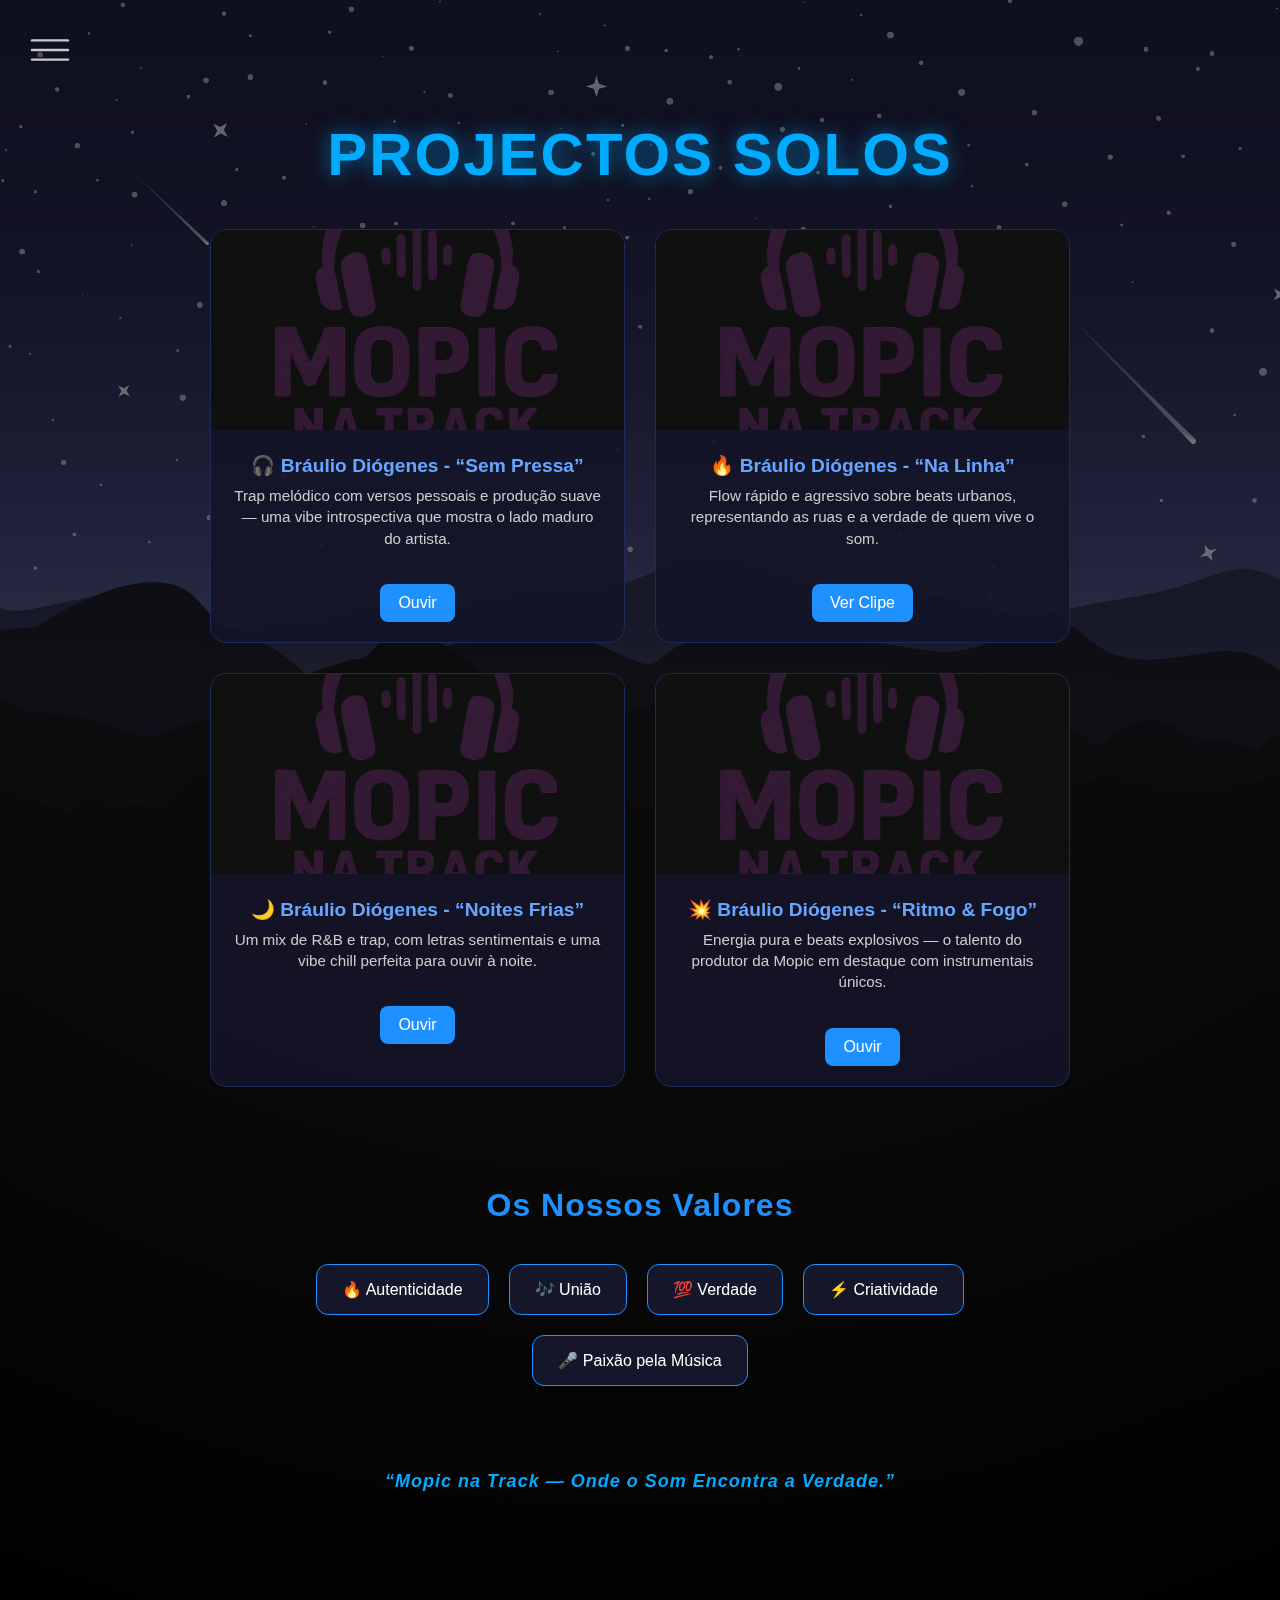
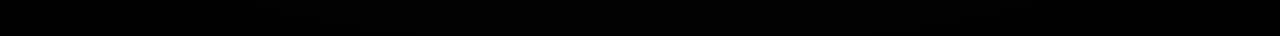
<file: Brauliosolo.html>
<!DOCTYPE html>
<html lang="pt">
  <head>
    <meta charset="UTF-8" />
    <meta name="viewport" content="width=device-width, initial-scale=1.0" />
    <title>Projectos - Bráulio Diógenes</title>
    <link rel="stylesheet" href="estilo/projects.css">
    <link rel="stylesheet" href="estilo/style.css"/>
  </head>

  <body>
    <div class="background"></div>

    <label class="burger">
      <input type="checkbox" id="menu-toggle" oninput="toggleMenu()" />
      <span class="burger-icon"></span>
    </label>

    <div class="menu">
      <nav>
        <a href="index.html">Home</a>
        <a href="projects.html">Projectos</a>
        <a href="team.html">Team</a>
        <a href="galeria.html">Galeria</a>
        <a href="contactos.html">Contact</a>
      </nav>
    </div>

    <main>
    


      <!-- ======== PROJECTOS SOLOS ======== -->
      <h1>Projectos Solos</h1>
 
      <section class="projects-grid">
        <div class="project-card" onclick="openProject(4)">
          <img src="imagens/logo.png" alt="Solo - Bráulio Diógenes" />
          <div class="content">
            <h3>🎧 Bráulio Diógenes - “Sem Pressa”</h3>
            <p>Trap melódico com versos pessoais e produção suave — uma vibe introspectiva que mostra o lado maduro do artista.</p>
            <a href="#" class="btn-view">Ouvir</a>
          </div>
        </div>

        <div class="project-card" onclick="openProject(5)">
          <img src="imagens/logo.png" alt="Solo - Bráulio Diógenes" />
          <div class="content">
            <h3>🔥 Bráulio Diógenes - “Na Linha”</h3>
            <p>Flow rápido e agressivo sobre beats urbanos, representando as ruas e a verdade de quem vive o som.</p>
            <a href="#" class="btn-view">Ver Clipe</a>
          </div>
        </div>

        <div class="project-card" onclick="openProject(6)">
          <img src="imagens/logo.png" alt="Solo - Bráulio Diógenes" />
          <div class="content">
            <h3>🌙 Bráulio Diógenes - “Noites Frias”</h3>
            <p>Um mix de R&B e trap, com letras sentimentais e uma vibe chill perfeita para ouvir à noite.</p>
            <a href="#" class="btn-view">Ouvir</a>
          </div>
        </div>

        <div class="project-card" onclick="openProject(7)">
          <img src="imagens/logo.png" alt="Solo - Bráulio Diógenes" />
          <div class="content">
            <h3>💥 Bráulio Diógenes - “Ritmo & Fogo”</h3>
            <p>Energia pura e beats explosivos — o talento do produtor da Mopic em destaque com instrumentais únicos.</p>
            <a href="#" class="btn-view">Ouvir</a>
          </div>
        </div>
      </section>

      <!-- ======== VALORES ======== -->
      <div class="values">
        <h2>Os Nossos Valores</h2>
        <div class="values-list">
          <div class="value-item">🔥 Autenticidade</div>
          <div class="value-item">🎶 União</div>
          <div class="value-item">💯 Verdade</div>
          <div class="value-item">⚡ Criatividade</div>
          <div class="value-item">🎤 Paixão pela Música</div>
        </div>
      </div>

      <!-- ======== SLOGAN ======== -->
      <div class="slogan">
        <p>“Mopic na Track — Onde o Som Encontra a Verdade.”</p>
      </div>
    </main>

    <script src="js/projects.solo.js"></script>
  </body>
</html>
</file>
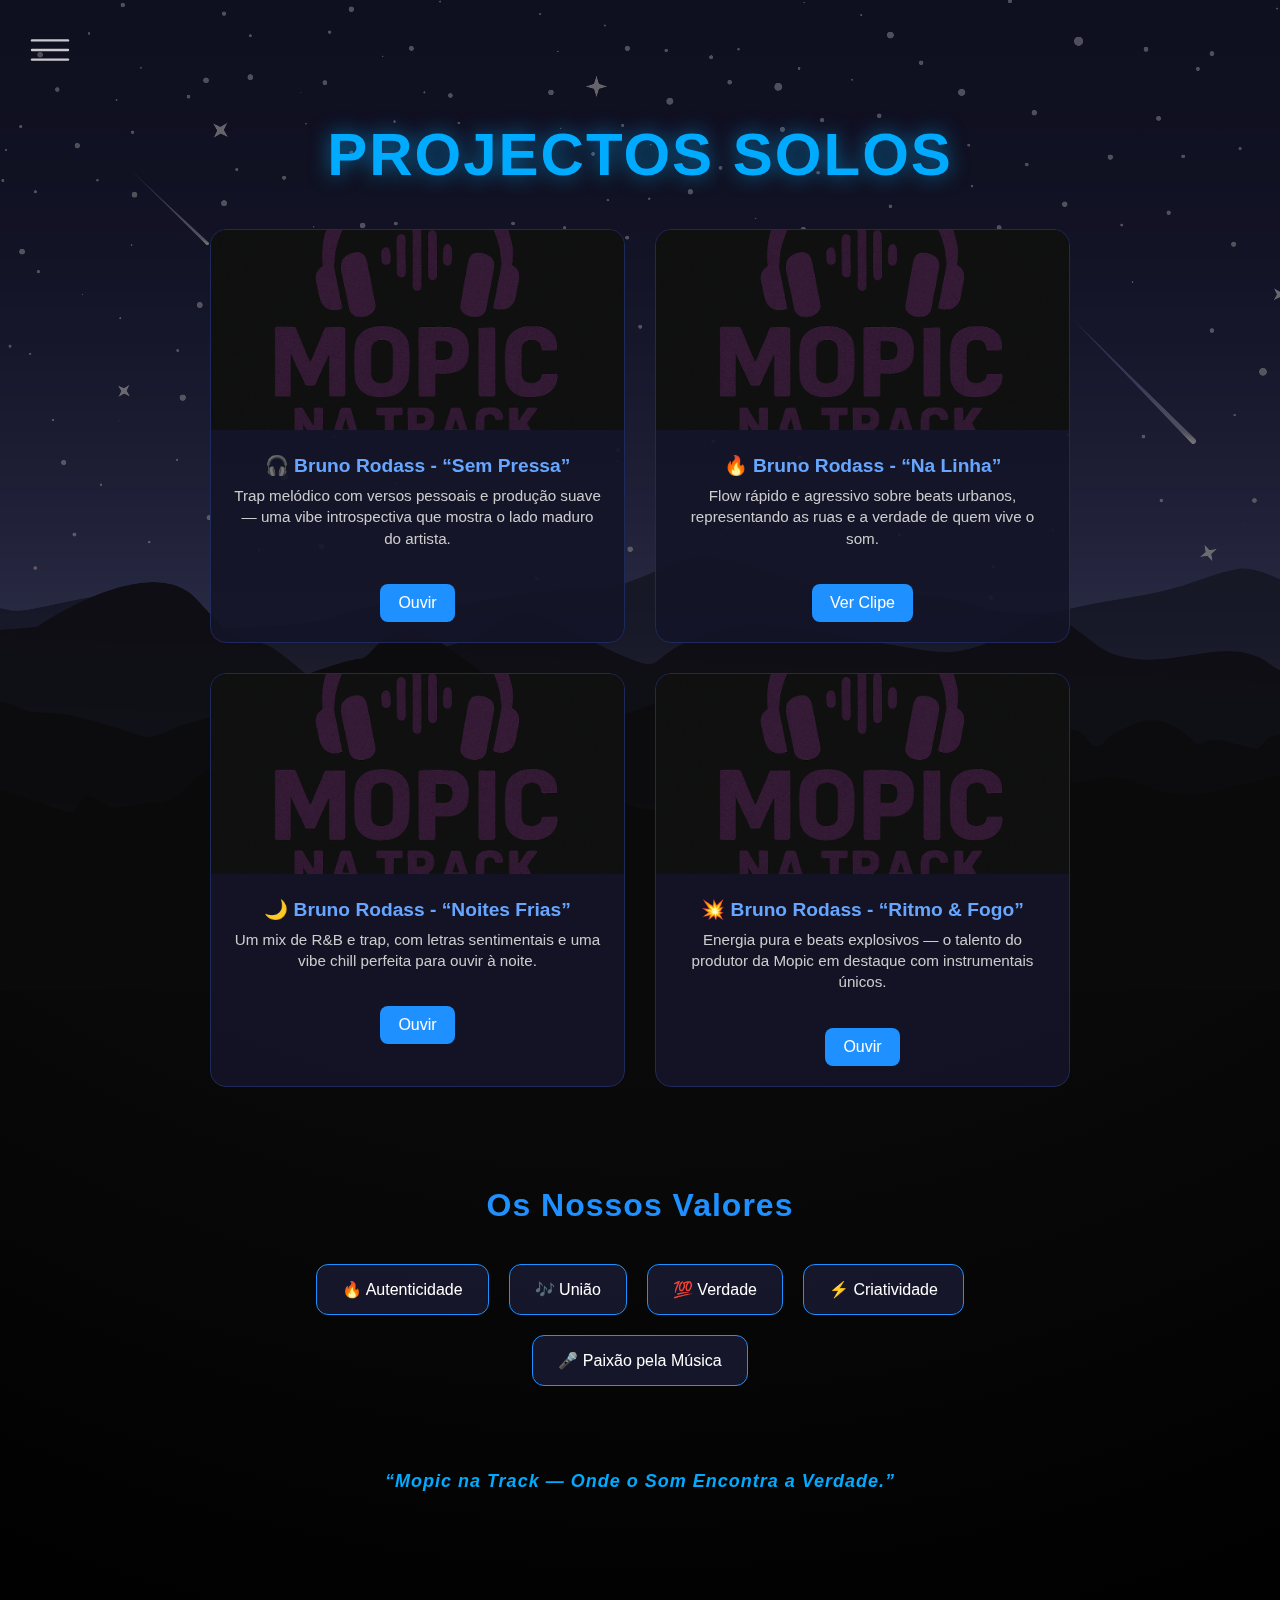
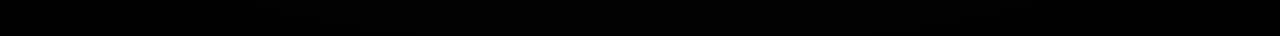
<file: brunosolo.html>
<!DOCTYPE html>
<html lang="pt">
  <head>
    <meta charset="UTF-8" />
    <meta name="viewport" content="width=device-width, initial-scale=1.0" />
    <title>Projectos - Bruno Rodass</title>
    <link rel="stylesheet" href="estilo/projects.css">
    <link rel="stylesheet" href="estilo/style.css" />
    
  </head>

  <body>
    <div class="background"></div>

    <label class="burger">
      <input type="checkbox" id="menu-toggle" oninput="toggleMenu()" />
      <span class="burger-icon"></span>
    </label>

    <div class="menu">
      <nav>
        <a href="index.html">Home</a>
        <a href="projects.html">Projectos</a>
        <a href="team.html">Team</a>
        <a href="galeria.html">Galeria</a>
        <a href="contactos.html">Contact</a>
      </nav>
    </div>

    <main>
    


      <!-- ======== PROJECTOS SOLOS ======== -->
      <h1>Projectos Solos</h1>
 
      <section class="projects-grid">
        <div class="project-card" onclick="openProject(4)">
          <img src="imagens/logo.png" alt="Solo - Bruno Rodass" />
          <div class="content">
            <h3>🎧 Bruno Rodass - “Sem Pressa”</h3>
            <p>Trap melódico com versos pessoais e produção suave — uma vibe introspectiva que mostra o lado maduro do artista.</p>
            <a href="#" class="btn-view">Ouvir</a>
          </div>
        </div>

        <div class="project-card" onclick="openProject(5)">
          <img src="imagens/logo.png" alt="Solo - Bruno Rodass" />
          <div class="content">
            <h3>🔥 Bruno Rodass - “Na Linha”</h3>
            <p>Flow rápido e agressivo sobre beats urbanos, representando as ruas e a verdade de quem vive o som.</p>
            <a href="#" class="btn-view">Ver Clipe</a>
          </div>
        </div>

        <div class="project-card" onclick="openProject(6)">
          <img src="imagens/logo.png" alt="Solo - Bruno Rodass" />
          <div class="content">
            <h3>🌙 Bruno Rodass - “Noites Frias”</h3>
            <p>Um mix de R&B e trap, com letras sentimentais e uma vibe chill perfeita para ouvir à noite.</p>
            <a href="#" class="btn-view">Ouvir</a>
          </div>
        </div>

        <div class="project-card" onclick="openProject(7)">
          <img src="imagens/logo.png" alt="Solo - Bruno Rodass" />
          <div class="content">
            <h3>💥 Bruno Rodass - “Ritmo & Fogo”</h3>
            <p>Energia pura e beats explosivos — o talento do produtor da Mopic em destaque com instrumentais únicos.</p>
            <a href="#" class="btn-view">Ouvir</a>
          </div>
        </div>
      </section>

      <!-- ======== VALORES ======== -->
      <div class="values">
        <h2>Os Nossos Valores</h2>
        <div class="values-list">
          <div class="value-item">🔥 Autenticidade</div>
          <div class="value-item">🎶 União</div>
          <div class="value-item">💯 Verdade</div>
          <div class="value-item">⚡ Criatividade</div>
          <div class="value-item">🎤 Paixão pela Música</div>
        </div>
      </div>

      <!-- ======== SLOGAN ======== -->
      <div class="slogan">
        <p>“Mopic na Track — Onde o Som Encontra a Verdade.”</p>
      </div>
    </main>

    <script src="js/projects.solo.js"></script>
  </body>
</html>
</file>
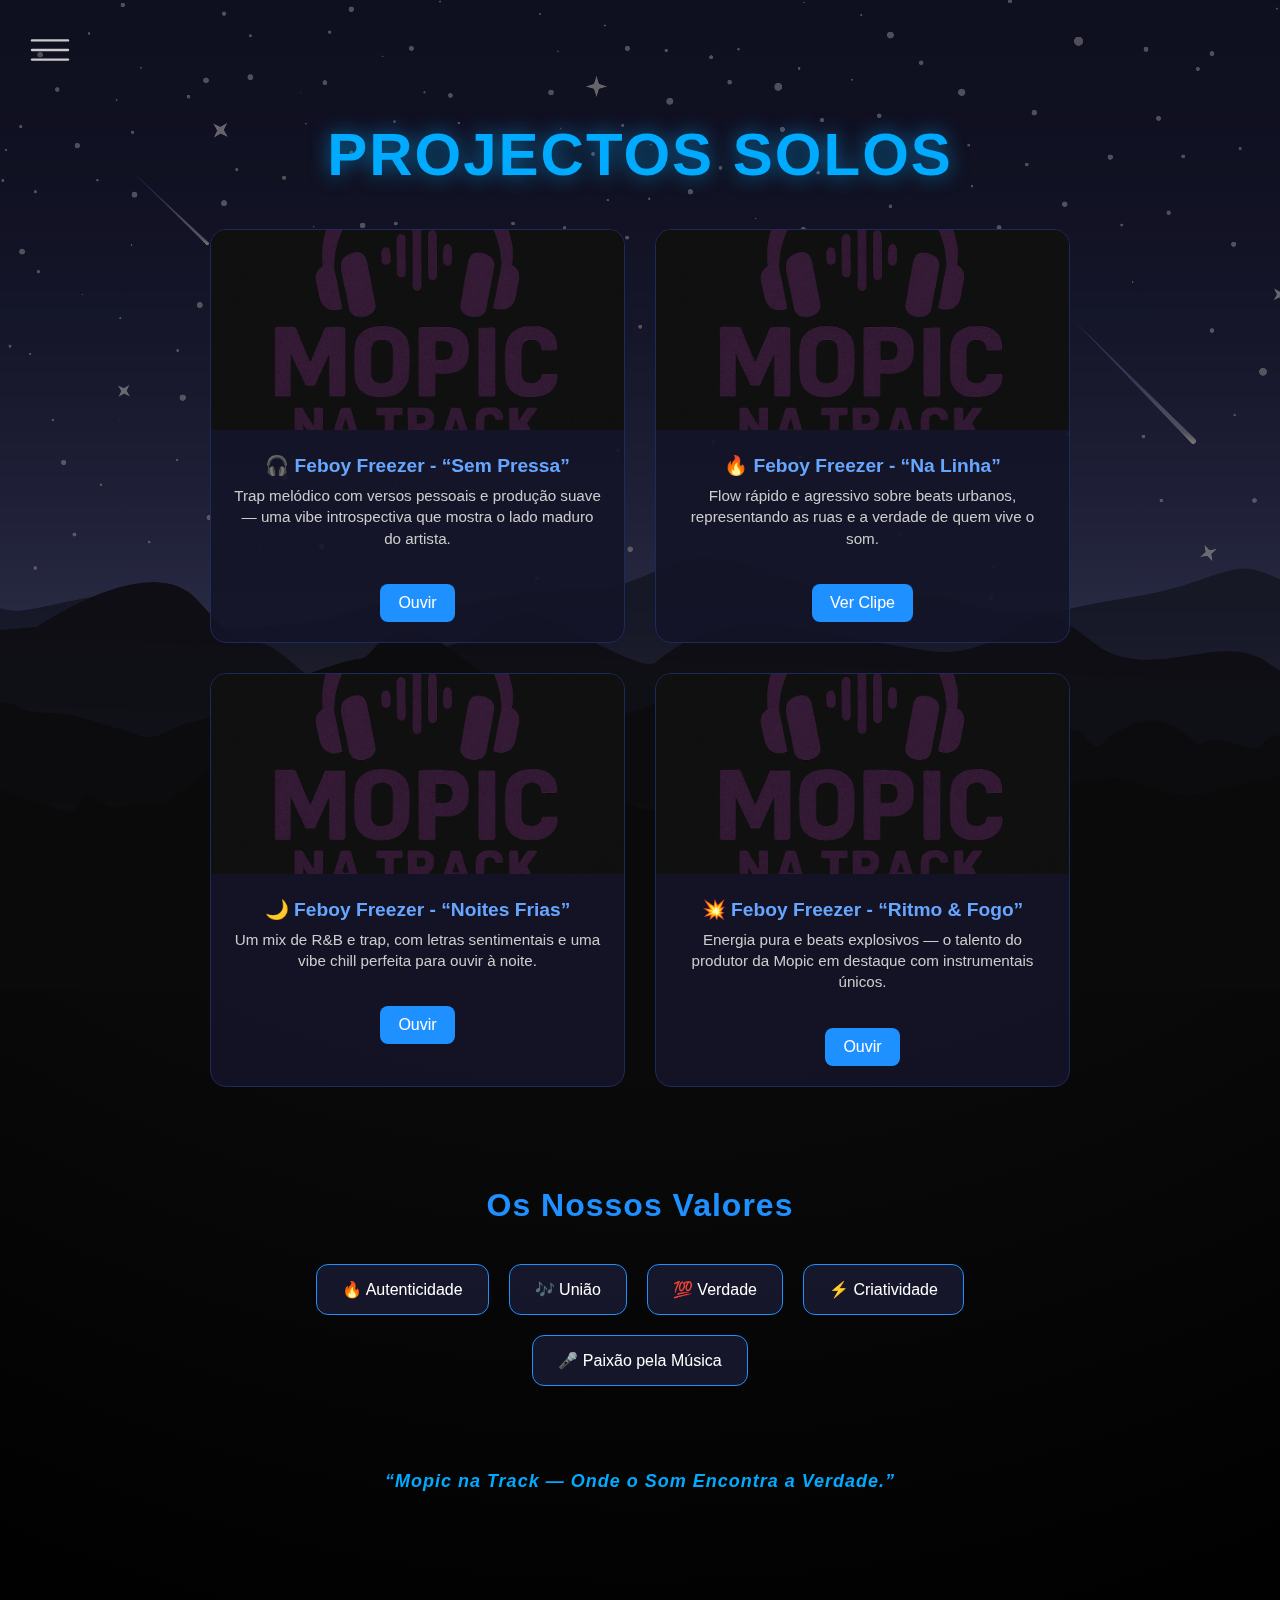
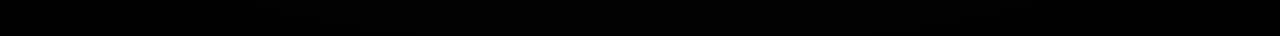
<file: feboysolo.html>
<!DOCTYPE html>
<html lang="pt">
  <head>
    <meta charset="UTF-8" />
    <meta name="viewport" content="width=device-width, initial-scale=1.0" />
    <title>Projectos - Feboy Freezer</title>
    <link rel="stylesheet" href="estilo/projects.css">
    <link rel="stylesheet" href="estilo/style.css" />
  </head>

  <body>
    <div class="background"></div>

    <label class="burger">
      <input type="checkbox" id="menu-toggle" oninput="toggleMenu()" />
      <span class="burger-icon"></span>
    </label>

    <div class="menu">
      <nav>
        <a href="index.html">Home</a>
        <a href="projects.html">Projectos</a>
        <a href="team.html">Team</a>
        <a href="galeria.html">Galeria</a>
        <a href="contactos.html">Contact</a>
      </nav>
    </div>

    <main>
      <!-- ======== PROJECTOS SOLOS ======== -->
      <h1>Projectos Solos</h1>
 
      <section class="projects-grid">
        <div class="project-card" onclick="openProject(4)">
          <img src="imagens/logo.png" alt="Solo - Feboy Freezer" />
          <div class="content">
            <h3>🎧 Feboy Freezer - “Sem Pressa”</h3>
            <p>Trap melódico com versos pessoais e produção suave — uma vibe introspectiva que mostra o lado maduro do artista.</p>
            <a href="#" class="btn-view">Ouvir</a>
          </div>
        </div>

        <div class="project-card" onclick="openProject(5)">
          <img src="imagens/logo.png" alt="Solo - Feboy Freezer" />
          <div class="content">
            <h3>🔥 Feboy Freezer - “Na Linha”</h3>
            <p>Flow rápido e agressivo sobre beats urbanos, representando as ruas e a verdade de quem vive o som.</p>
            <a href="#" class="btn-view">Ver Clipe</a>
          </div>
        </div>

        <div class="project-card" onclick="openProject(6)">
          <img src="imagens/logo.png" alt="Solo - Feboy Freezer" />
          <div class="content">
            <h3>🌙 Feboy Freezer - “Noites Frias”</h3>
            <p>Um mix de R&B e trap, com letras sentimentais e uma vibe chill perfeita para ouvir à noite.</p>
            <a href="#" class="btn-view">Ouvir</a>
          </div>
        </div>

        <div class="project-card" onclick="openProject(7)">
          <img src="imagens/logo.png" alt="Solo - Feboy Freezer" />
          <div class="content">
            <h3>💥 Feboy Freezer - “Ritmo & Fogo”</h3>
            <p>Energia pura e beats explosivos — o talento do produtor da Mopic em destaque com instrumentais únicos.</p>
            <a href="#" class="btn-view">Ouvir</a>
          </div>
        </div>
      </section>

      <!-- ======== VALORES ======== -->
      <div class="values">
        <h2>Os Nossos Valores</h2>
        <div class="values-list">
          <div class="value-item">🔥 Autenticidade</div>
          <div class="value-item">🎶 União</div>
          <div class="value-item">💯 Verdade</div>
          <div class="value-item">⚡ Criatividade</div>
          <div class="value-item">🎤 Paixão pela Música</div>
        </div>
      </div>

      <!-- ======== SLOGAN ======== -->
      <div class="slogan">
        <p>“Mopic na Track — Onde o Som Encontra a Verdade.”</p>
      </div>
    </main>

   <script src="js/projects.solo.js"></script>
  </body>
</html>
</file>
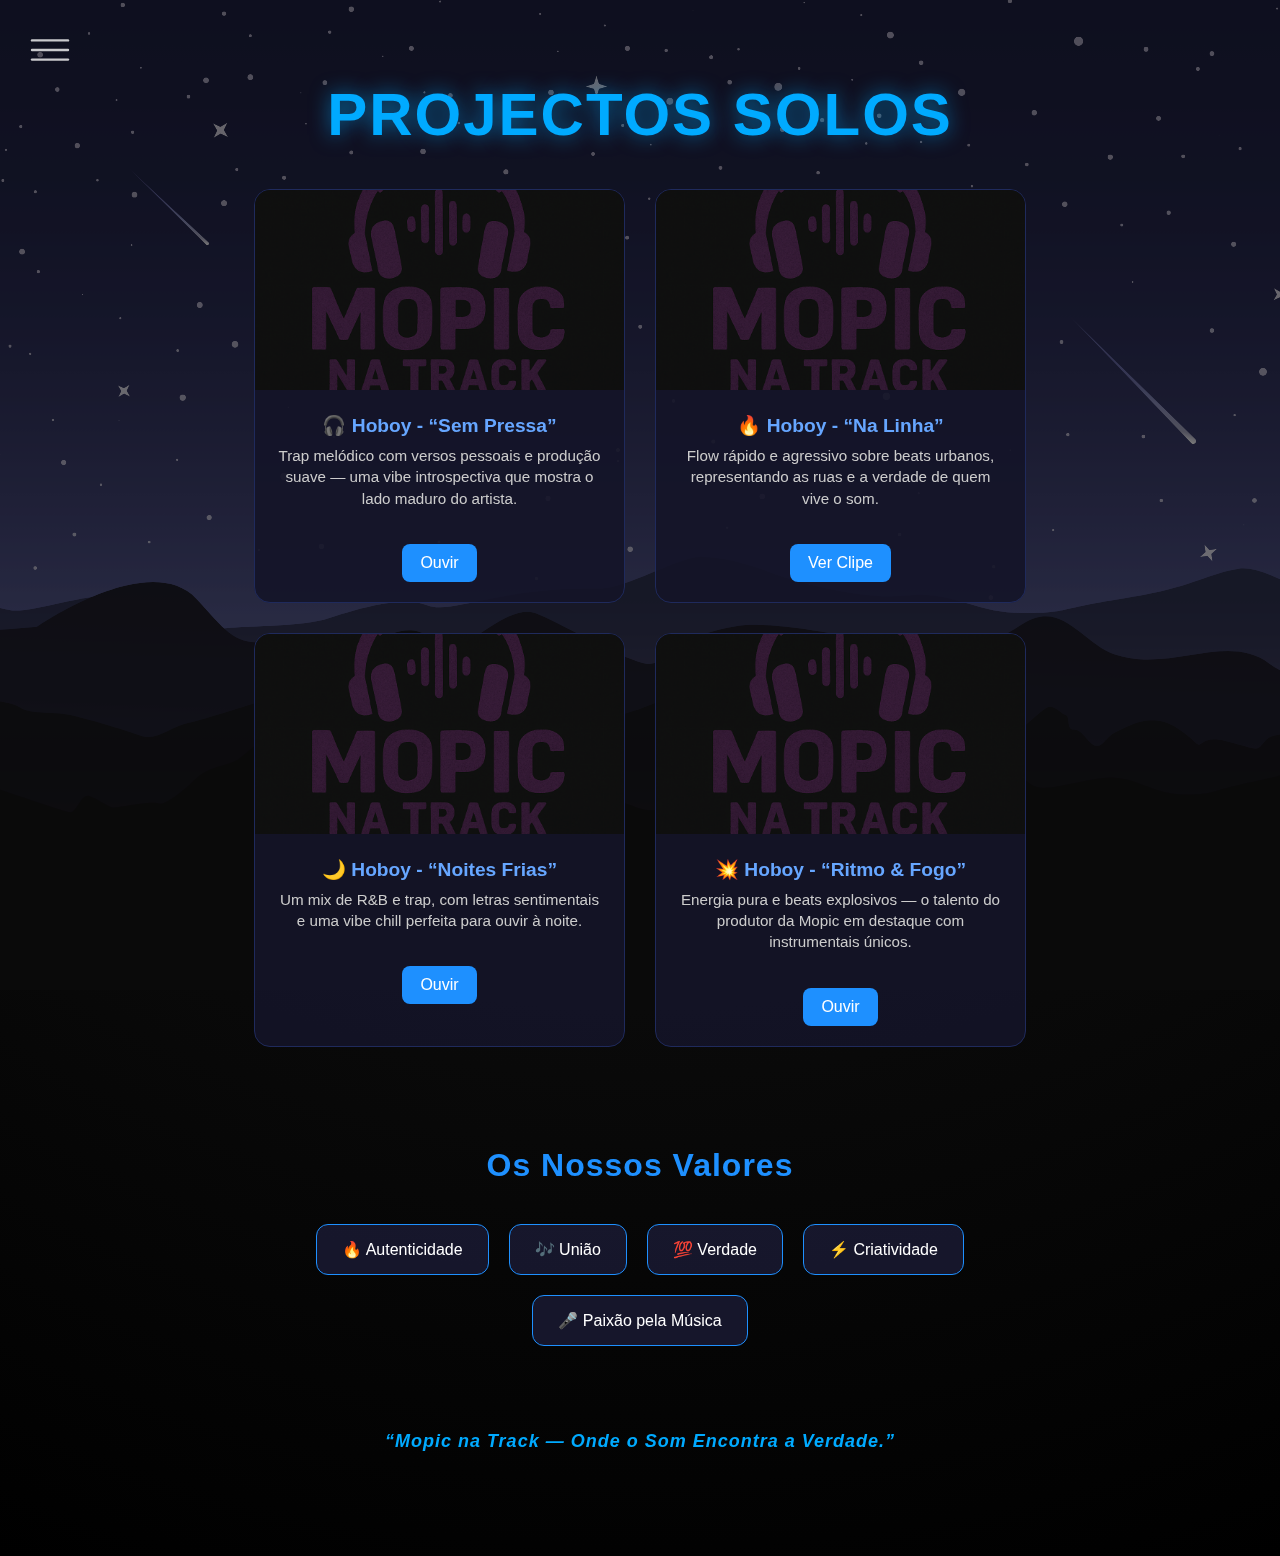
<file: Hoboysolo.html>
<!DOCTYPE html>
<html lang="pt">
  <head>
    <meta charset="UTF-8" />
    <meta name="viewport" content="width=device-width, initial-scale=1.0" />
    <title>Projectos - Hoboy</title>
    <link rel="stylesheet" href="estilo/style.css" />
   <link rel="stylesheet" href="estilo/projects.css">
  </head>

  <body>
    <div class="background"></div>

    <label class="burger">
      <input type="checkbox" id="menu-toggle" oninput="toggleMenu()" />
      <span class="burger-icon"></span>
    </label>

    <div class="menu">
      <nav>
        <a href="index.html">Home</a>
        <a href="projects.html">Projectos</a>
        <a href="team.html">Team</a>
        <a href="galeria.html">Galeria</a>
        <a href="contactos.html">Contact</a>
      </nav>
    </div>

    <main>
    


      <!-- ======== PROJECTOS SOLOS ======== -->
      <h1>Projectos Solos</h1>
 
      <section class="projects-grid">
        <div class="project-card" onclick="openProject(4)">
          <img src="imagens/logo.png" alt="Solo - Hoboy" />
          <div class="content">
            <h3>🎧 Hoboy - “Sem Pressa”</h3>
            <p>Trap melódico com versos pessoais e produção suave — uma vibe introspectiva que mostra o lado maduro do artista.</p>
            <a href="#" class="btn-view">Ouvir</a>
          </div>
        </div>

        <div class="project-card" onclick="openProject(5)">
          <img src="imagens/logo.png" alt="Solo - Hoboy" />
          <div class="content">
            <h3>🔥 Hoboy - “Na Linha”</h3>
            <p>Flow rápido e agressivo sobre beats urbanos, representando as ruas e a verdade de quem vive o som.</p>
            <a href="#" class="btn-view">Ver Clipe</a>
          </div>
        </div>

        <div class="project-card" onclick="openProject(6)">
          <img src="imagens/logo.png" alt="Solo - Hoboy" />
          <div class="content">
            <h3>🌙 Hoboy - “Noites Frias”</h3>
            <p>Um mix de R&B e trap, com letras sentimentais e uma vibe chill perfeita para ouvir à noite.</p>
            <a href="#" class="btn-view">Ouvir</a>
          </div>
        </div>

        <div class="project-card" onclick="openProject(7)">
          <img src="imagens/logo.png" alt="Solo - Hoboy" />
          <div class="content">
            <h3>💥 Hoboy - “Ritmo & Fogo”</h3>
            <p>Energia pura e beats explosivos — o talento do produtor da Mopic em destaque com instrumentais únicos.</p>
            <a href="#" class="btn-view">Ouvir</a>
          </div>
        </div>
      </section>

      <!-- ======== VALORES ======== -->
      <div class="values">
        <h2>Os Nossos Valores</h2>
        <div class="values-list">
          <div class="value-item">🔥 Autenticidade</div>
          <div class="value-item">🎶 União</div>
          <div class="value-item">💯 Verdade</div>
          <div class="value-item">⚡ Criatividade</div>
          <div class="value-item">🎤 Paixão pela Música</div>
        </div>
      </div>

      <!-- ======== SLOGAN ======== -->
      <div class="slogan">
        <p>“Mopic na Track — Onde o Som Encontra a Verdade.”</p>
      </div>
    </main>

    <script src="js/projects.solo.js"></script>
  </body>
</html>
</file>
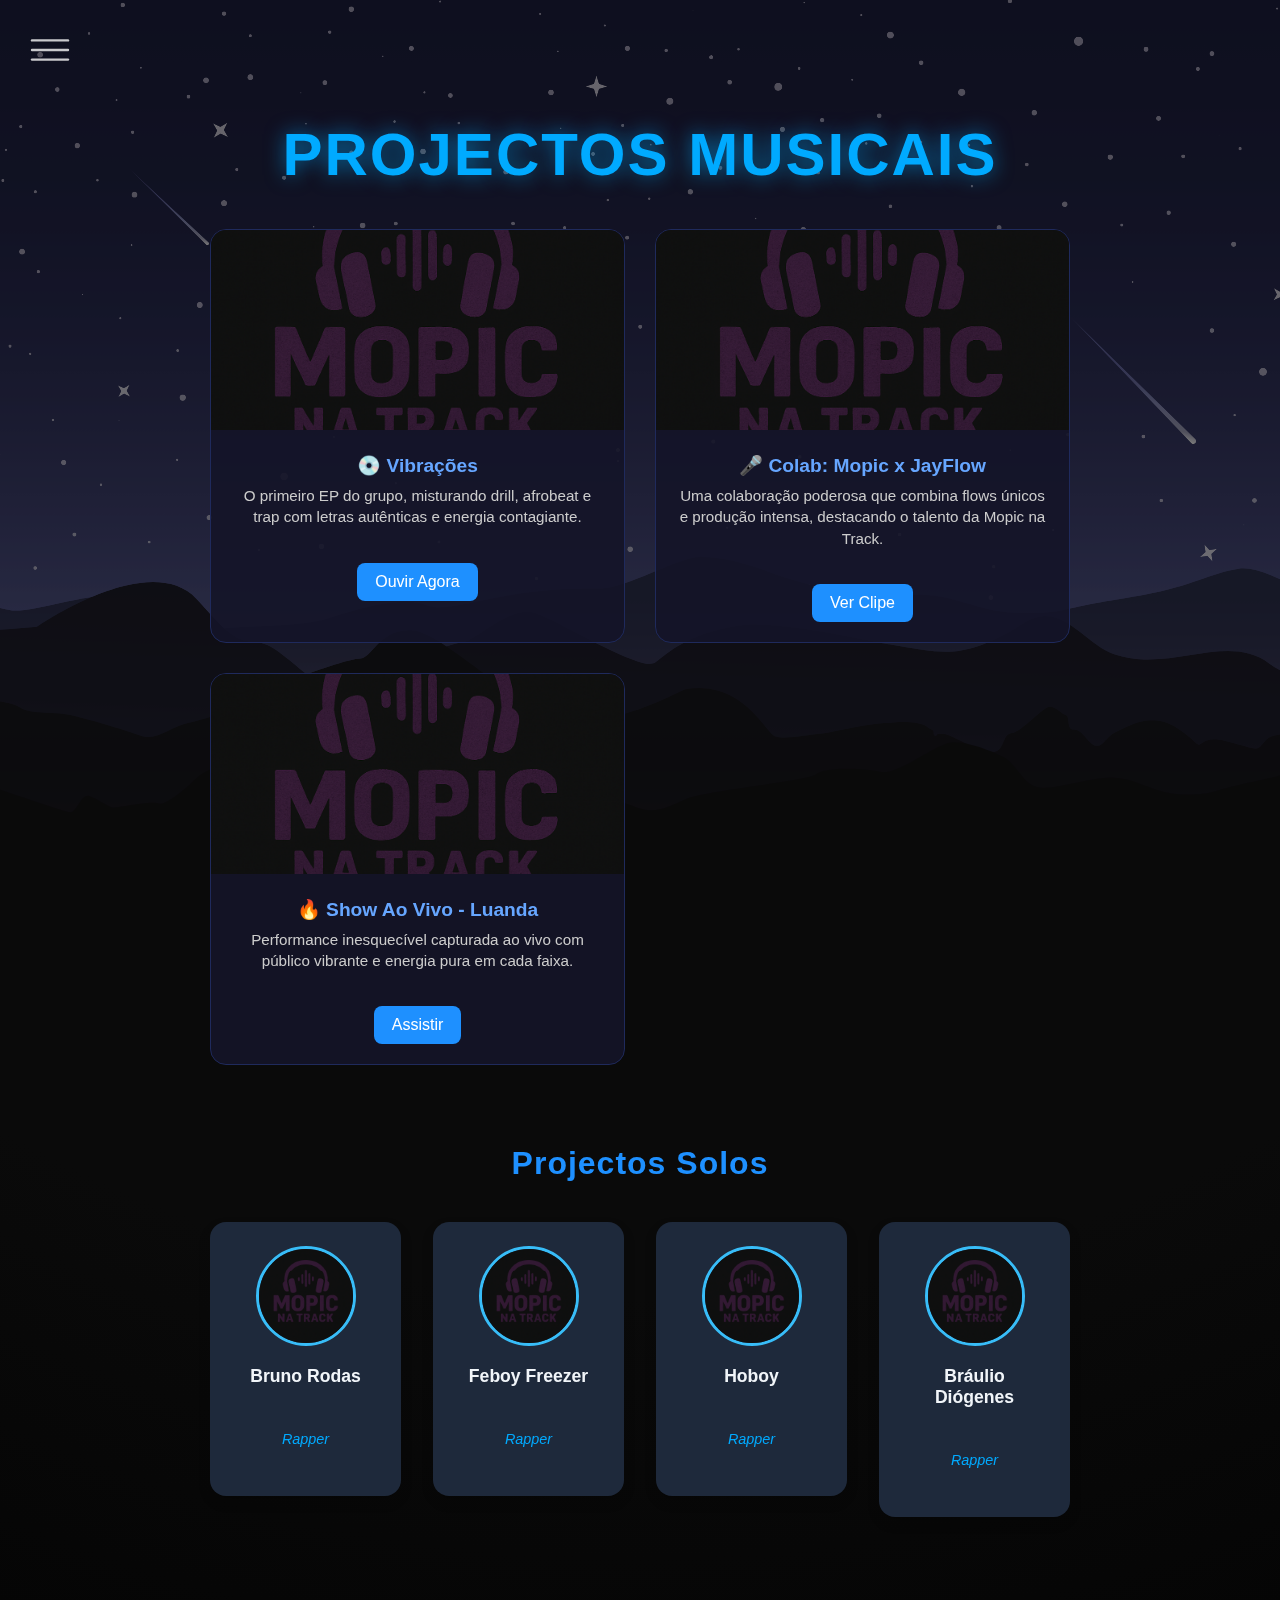
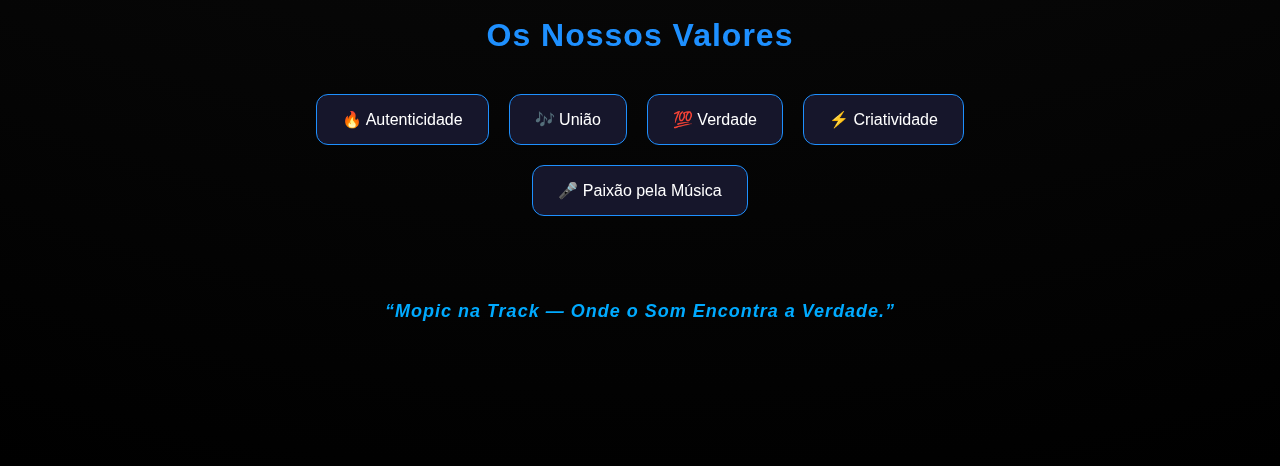
<file: projects.html>
<!DOCTYPE html>
<html lang="pt">
  <head>
    <meta charset="UTF-8" />
    <meta name="viewport" content="width=device-width, initial-scale=1.0" />
    <title>Projectos - Mopic na Track</title>
    <link rel="stylesheet" href="estilo/projects.css">
    <link rel="stylesheet" href="estilo/style.css" />
  </head>

  <body>
    <div class="background"></div>

    <label class="burger">
      <input type="checkbox" id="menu-toggle" oninput="toggleMenu()" />
      <span class="burger-icon"></span>
    </label>

    <div class="menu">
      <nav>
        <a href="index.html">Home</a>
        <a href="projects.html">Projectos</a>
        <a href="team.html">Team</a>
        <a href="galeria.html">Galeria</a>
        <a href="contactos.html">Contact</a>
      </nav>
    </div>

    <main>
      <h1>Projectos Musicais</h1>

      <!-- ======== PROJECTOS DO GRUPO ======== -->
      <section class="projects-grid">
        <div class="project-card" onclick="openProject(1)">
          <img src="imagens/logo.png" alt="Mopic na Track - Vibrações" />
          <div class="content">
            <h3>💿 Vibrações</h3>
            <p>O primeiro EP do grupo, misturando drill, afrobeat e trap com letras autênticas e energia contagiante.</p>
            <a href="#" class="btn-view">Ouvir Agora</a>
          </div>
        </div>

        <div class="project-card" onclick="openProject(2)">
          <img src="imagens/logo.png" alt="Mopic na Track x JayFlow" />
          <div class="content">
            <h3>🎤 Colab: Mopic x JayFlow</h3>
            <p>Uma colaboração poderosa que combina flows únicos e produção intensa, destacando o talento da Mopic na Track.</p>
            <a href="#" class="btn-view">Ver Clipe</a>
          </div>
        </div>

        <div class="project-card" onclick="openProject(3)">
          <img src="imagens/logo.png" alt="Mopic na Track ao Vivo" />
          <div class="content">
            <h3>🔥 Show Ao Vivo - Luanda</h3>
            <p>Performance inesquecível capturada ao vivo com público vibrante e energia pura em cada faixa.</p>
            <a href="#" class="btn-view">Assistir</a>
          </div>
        </div>
      </section>


      <!-- ======== PROJECTOS SOLOS ======== -->
      <h2>Projectos Solos</h2>
        <div class="container-perfil">

  <a href="brunosolo.html"> 
  <div class="perfil">
    <img src="imagens/logo.png" alt="Bruno Rodas" />
    <h3>Bruno Rodas</h3>
    <p>Rapper</p>
  </div>
</a>


<a href="feboysolo.html">
  <div class="perfil">
    <img src="imagens/logo.png" alt="Feboy Freezer" />
    <h3>Feboy Freezer</h3>
    <p>Rapper</p>
  </div>
</a>

  <a href="Hoboysolo.html">
<div class="perfil">
    <img src="imagens/logo.png" alt="Hoboy" />
    <h3>Hoboy</h3>
    <p>Rapper</p>
</div>
</a>

<a href="Brauliosolo.html">
  <div class="perfil">
    <img src="imagens/logo.png" alt="Bráulio Diógenes" />
    <h3>Bráulio Diógenes</h3>
    <p>Rapper</p>
  </div>
</a>

</div>
  
  
      <!-- ======== VALORES ======== -->
      <div class="values">
        <h2>Os Nossos Valores</h2>
        <div class="values-list">
          <div class="value-item">🔥 Autenticidade</div>
          <div class="value-item">🎶 União</div>
          <div class="value-item">💯 Verdade</div>
          <div class="value-item">⚡ Criatividade</div>
          <div class="value-item">🎤 Paixão pela Música</div>
        </div>
      </div>

      <!-- ======== SLOGAN ======== -->
      <div class="slogan">
        <p>“Mopic na Track — Onde o Som Encontra a Verdade.”</p>
      </div>
    </main>

   <script src="js/projects.js"></script>
  </body>
</html>
</file>
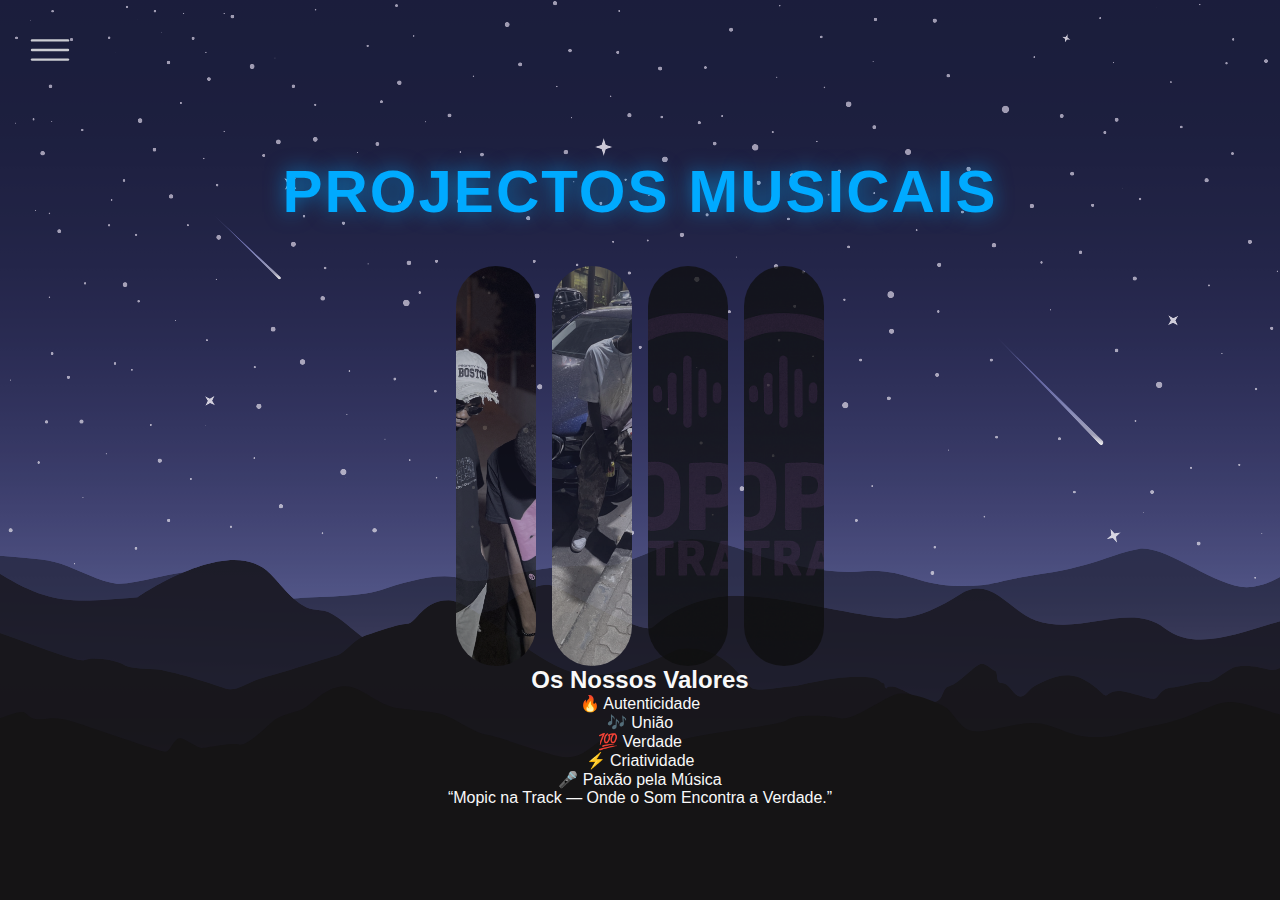
<file: team.html>
<!DOCTYPE html>
<html lang="en">
  <head>
    <meta charset="UTF-8" />
    <meta name="viewport" content="width=device-width, initial-scale=1.0" />
    <title>Team Mopic</title>
    <link rel="stylesheet" href="estilo/style.css">
    <link rel="stylesheet" href="estilo/team.css" />
    
  </head>
  <body>
      <label class="burger">
      <input type="checkbox" id="menu-toggle" oninput="toggleMenu()" />
      <span class="burger-icon"></span>
    </label>

    <div class="menu">
      <nav>
        <a href="index.html">Home</a>
        <a href="projects.html">Projectos</a>
        <a href="team.html">Team</a>
        <a href="galeria.html">Galeria</a>
        <a href="contactos.html">Contact</a>
      </nav>
    </div>
    <h1>Projectos Musicais</h1>
    <ul class="accordion">
      <li>
        <img src="imagens/bruno/bruno01.jpg" />
        <div class="content">
          <span>
            <h2>Bruno Rodas</h2>
            <p>Rapper</p>
          </span>
        </div>
      </li>
      <li>
        <img src="imagens/feboy/feboy.jpg" />
        <div class="content">
          <span>
            <h2>Feboy Freezer</h2>
            <p>Rapper</p>
          </span>
        </div>
      </li>
      <li>
        <img src="imagens/logo.png" />
        <div class="content">
          <span>
            <h2>Hoboy</h2>
            <p>Rapper</p>
          </span>
        </div>
      </li>
      <li>
        <img src="imagens/logo.png" />
        <div class="content">
          <span>
            <h2>Bráulio Diógenes</h2>
            <p>Rapper</p>
          </span>
        </div>
      </li>
    </ul>
   <!-- ======== VALORES ======== -->
      <div class="values">
        <h2>Os Nossos Valores</h2>
        <div class="values-list">
          <div class="value-item">🔥 Autenticidade</div>
          <div class="value-item">🎶 União</div>
          <div class="value-item">💯 Verdade</div>
          <div class="value-item">⚡ Criatividade</div>
          <div class="value-item">🎤 Paixão pela Música</div>
        </div>
      </div>

      <!-- ======== SLOGAN ======== -->
      <div class="slogan">
        <p>“Mopic na Track — Onde o Som Encontra a Verdade.”</p>
      </div>

    <script src="js/intro.js"></script>
  </body>
</html>
</file>
<file: estilo/projects.css>
/* ======== ESTILOS DE PROJECTOS (versão musical com secções extras) ======== */
      main {
        padding: 80px 5%;
        
        min-height: 100vh;
        color: #fff;
        font-family: "Poppins", sans-serif;
        overflow-x: hidden;
      }

      h1, h2 {
        text-align: center;
        color: #1e90ff;
        letter-spacing: 1px;
      }

      h1 {
        font-size: 2.5rem;
        margin-bottom: 50px;
      }

      h2 {
        font-size: 2rem;
        margin: 80px 0 40px;
      }

      .projects-grid {
        display: grid;
        grid-template-columns: repeat(auto-fit, minmax(280px, 1fr));
        gap: 30px;
      }

      .project-card {
        background: rgba(20, 20, 40, 0.9);
        border: 1px solid #1f2a5c;
        border-radius: 16px;
        overflow: hidden;
        transform: translateY(40px);
        opacity: 0;
        transition: transform 0.8s ease, opacity 0.8s ease, box-shadow 0.3s ease;
        cursor: pointer;
        position: relative;
      }

      .project-card.visible {
        transform: translateY(0);
        opacity: 1;
      }

      .project-card:hover {
        transform: translateY(-8px);
        box-shadow: 0 10px 25px rgba(30, 144, 255, 0.3);
      }

      .project-card img {
        width: 100%;
        height: 200px;
        object-fit: cover;
      }

      .project-card .content {
        padding: 20px;
      }

      .project-card h3 {
        color: #66a6ff;
        margin-bottom: 8px;
        font-size: 1.2rem;
      }

      .project-card p {
        color: #ccc;
        font-size: 0.95rem;
        line-height: 1.4;
      }

      .btn-view {
        display: inline-block;
        margin-top: 15px;
        padding: 10px 18px;
        background: #1e90ff;
        color: #fff;
        border-radius: 8px;
        text-decoration: none;
        font-weight: 500;
        transition: background 0.3s;
      }

      .btn-view:hover {
        background: #0f75d3;
      }

      /* ======== Secção de valores ======== */
      .values {
        margin-top: 100px;
        text-align: center;
      }

      .values-list {
        display: flex;
        flex-wrap: wrap;
        justify-content: center;
        gap: 20px;
        margin-top: 30px;
      }

      .value-item {
        background: rgba(30, 30, 60, 0.7);
        padding: 15px 25px;
        border-radius: 12px;
        border: 1px solid #1e90ff;
        font-weight: 500;
        color: #fff;
        transition: transform 0.3s;
      }

      .value-item:hover {
        transform: scale(1.1);
        background: rgba(30, 144, 255, 0.15);
      }

      /* ======== Slogan ======== */
      .slogan {
        margin-top: 80px;
        text-align: center;
        font-size: 1.4rem;
        color: #66a6ff;
        font-weight: 600;
        letter-spacing: 1px;
      }

      @media (max-width: 600px) {
        h1 { font-size: 2rem; }
        h2 { font-size: 1.6rem; }
        .slogan { font-size: 1.2rem; }
      }
       /* Container em grid */
  .container-perfil {
    display: grid;
    grid-template-columns: repeat(auto-fit, minmax(220px, 1fr));
    gap: 2rem;
    margin-top: 2rem;
  }
.container-perfil a{
  text-decoration: none;
}
/* Card de cada integrante */
  .perfil {
    background: #1e293b;
    border-radius: 1rem;
    padding: 1.5rem;
    text-align: center;
    color: #f1f5f9;
    cursor: pointer;
    transition: all 0.3s ease;
    box-shadow: 0 6px 12px rgba(0,0,0,0.2);
  }

  .perfil img {
    width: 100px;
    height: 100px;
    border-radius: 50%;
    margin-bottom: 1rem;
    border: 3px solid #38bdf8;
    transition: transform 0.3s ease, border-color 0.3s ease;
  }

  .perfil h3 {
    margin-bottom: 0.3rem;
    font-size: 1.1rem;
  }

  .perfil p {
    font-size: 0.9rem;
    color: #94a3b8;
  }
  

  /* Hover efeito */
  .perfil:hover {
    transform: translateY(-8px);
    background: #0f172a;
    box-shadow: 0 12px 24px rgba(0,0,0,0.3);
  }

  .perfil:hover img {
    transform: scale(1.1);
    border-color: #38bff86f;
  }
  /* Container em grid */
.container-perfil {
  display: grid;
  grid-template-columns: repeat(4, 1fr); /* sempre 3 colunas */
  gap: 2rem;
  margin-top: 2rem;
}

/* Responsivo - em telas menores */
@media (max-width: 900px) {
  .container-perfil {
    grid-template-columns: repeat(2, 1fr); /* 2 colunas */
  }
}

@media (max-width: 600px) {
  .container-perfil {
    grid-template-columns: 1fr; /* 1 coluna */
  }
}
</file>
<file: estilo/style.css>
* {
        box-sizing: border-box;
        margin: 0;
        padding: 0;
      }

      body {
        font-family: "Poppins", sans-serif;
        color: #f9f9f9;
        background: radial-gradient(circle at top, #0a0a0a 60%, #000);
        overflow-x: hidden;
        transition: background 0.4s ease;
      }

      /* INTRO ANIMADA */
      .intro {
        position: fixed;
        z-index: 10;
        inset: 0;
        background: #000;
        display: flex;
        align-items: center;
        justify-content: center;
        flex-direction: column;
        text-align: center;
        transition: opacity 1s ease, visibility 1s ease;
        padding: 20px;
      }

      .intro h1 {
        font-size: clamp(40px, 8vw, 70px);
        color: #00aaff;
        text-shadow: 0 0 20px rgba(0, 170, 255, 0.8);
        letter-spacing: 3px;
        text-transform: uppercase;
        animation: glow 1.5s infinite alternate;
        word-wrap: break-word;
        line-height: 1.2;
      }

      .intro p {
        color: #fff;
        font-size: clamp(14px, 3vw, 20px);
        margin-top: 10px;
        opacity: 0.8;
        letter-spacing: 2px;
      }

      @keyframes glow {
        from {
          text-shadow: 0 0 10px #00aaff, 0 0 20px #00aaff, 0 0 40px #00aaff;
        }
        to {
          text-shadow: 0 0 20px #00ffff, 0 0 40px #00ffff, 0 0 80px #00ffff;
        }
      }

      .intro.hidden {
        opacity: 0;
        visibility: hidden;
      }

      /* FUNDO */
      .background {
        z-index: 1;
        top: -10%;
        left: -10%;
        width: 120%;
        height: 120%;
        position: fixed;
        background-image: url("../imagens/fundo.svg");
        background-size: cover;
        background-repeat: no-repeat;
        background-position: 50%;
        transition: 0.6s;
        filter: brightness(0.5);
      }

      body.open .background {
        filter: blur(20px) brightness(0.3);
      }

      /* MENU HAMBURGUER */
      .burger {
        z-index: 4;
        top: 20px;
        left: 20px;
        display: grid;
        place-items: center;
        width: 60px;
        height: 60px;
        opacity: 0.8;
        transition: 0.3s;
        position: fixed;
      }

      .burger:hover {
        opacity: 1;
      }

      .burger-icon {
        position: relative;
        width: 32px;
        scale: 1.2;
        border: 0;
      }

      .burger-icon,
      .burger-icon::before,
      .burger-icon::after {
        display: block;
        border-radius: 2px;
        height: 2px;
        background: #f9f9f9;
        transition: 0.5s;
      }

      .burger-icon::before,
      .burger-icon::after {
        content: "";
        position: absolute;
        left: 0;
        width: 100%;
      }

      .burger-icon::before {
        top: -8px;
      }

      .burger-icon::after {
        top: 8px;
      }

      .burger input {
        position: absolute;
        scale: 0;
      }

      .burger input:checked ~ .burger-icon::before,
      .burger input:checked ~ .burger-icon::after {
        width: 20px;
      }

      .burger input:checked ~ .burger-icon::before {
        transform: rotate(-45deg) translate(-4px, -2px);
      }

      .burger input:checked ~ .burger-icon::after {
        transform: rotate(45deg) translate(-4px, 2px);
      }

      /* MENU */
      .menu {
        z-index: 3;
        inset: 0;
        display: grid;
        place-items: center;
        background: rgba(0, 0, 0, 0.85);
        translate: -100% 0;
        opacity: 0;
        visibility: hidden;
        transition: 0.6s ease;
        position: fixed;
      }

      body.open .menu {
        opacity: 1;
        translate: 0;
        visibility: visible;
      }

      .menu nav {
        display: flex;
        flex-direction: column;
        justify-content: center;
        align-items: center;
        width: 60%;
      }

      .menu a {
        position: relative;
        color: #f9f9f9;
        font-size: clamp(22px, 5vw, 32px);
        font-weight: 500;
        padding: 18px 0;
        width: 100%;
        text-decoration: none;
        text-align: center;
        transition: 0.4s;
      }

      .menu nav:hover a {
        opacity: 0.25;
      }

      .menu nav a:hover {
        opacity: 1;
        padding-left: 10px;
      }

      .menu a::before,
      .menu a::after {
        content: "";
        position: absolute;
        right: 20px;
        top: 50%;
        translate: -10px -50%;
        width: 20px;
        height: 20px;
        opacity: 0;
        transition: 0.3s;
        background: #f7f7f7;
      }

      .menu a::before {
        border-radius: 2px;
        height: 2px;
        width: 30px;
        right: 18px;
      }

      .menu a::after {
        background: transparent;
        border: 2px solid #f7f7f7;
        border-bottom: 0;
        border-left: 0;
        rotate: 45deg;
      }

      .menu a:hover::before,
      .menu a:hover::after {
        opacity: 1;
        translate: 0 -50%;
      }

      /* CONTEÚDO PRINCIPAL */
      main {
        z-index: 2;
        position: relative;
        text-align: center;
        padding: 120px 20px;
        max-width: 900px;
        margin: auto;
        transition: 0.5s ease;
      }

      body.open main {
        filter: blur(6px) brightness(0.6);
        pointer-events: none;
      }

      main h1 {
        font-size: clamp(36px, 8vw, 60px);
        text-transform: uppercase;
        font-weight: 700;
        letter-spacing: 2px;
        color: #00aaff;
        text-shadow: 0 0 20px rgba(0, 170, 255, 0.6);
        margin-bottom: 40px;
      }

      main p {
        color: #ddd;
        font-size: clamp(14px, 3vw, 18px);
        line-height: 1.7;
        margin-bottom: 20px;
      }

      main strong {
        color: #00aaff;
      }

      main p:last-child {
        color: #00aaff;
        font-style: italic;
        margin-top: 40px;
      }
</file>
<file: estilo/team.css>
* {
  margin: 0;
  padding: 0;
  box-sizing: border-box;
}

body {
  min-height: 100vh;
  display: flex;
  flex-direction: column;
  align-items: center;
  justify-content: center;
  background: #412868;
  text-align: center;
   z-index: 1; 
  background-image: url("../imagens/fundo.svg");
  background-size: cover;
  background-repeat: no-repeat;
  background-position: 50%;
  transition: 0.6s;
  
}
h1 {
        font-size: clamp(36px, 8vw, 60px);
        text-transform: uppercase;
        font-weight: 700;
        letter-spacing: 2px;
        color: #00aaff;
        padding-top: 5%;
        text-shadow: 0 0 20px rgba(0, 170, 255, 0.6);
        margin-bottom: 40px;
      }
.accordion {
  width: 100%;
  display: flex;
  justify-content: center;
  height: 400px;
  gap: 16px;
  transition: 0.3s;
  filter: brightness(0.9);
}

.accordion:hover {
  gap: 0;
}

.accordion li {
  position: relative;
  overflow: hidden;
  flex: 0 0 80px;
  border-radius: 50px;
  opacity: 0.75;
  cursor: pointer;
}

.accordion li img {
  position: absolute;
  top: 50%;
  left: 50%;
  translate: -50% -50%;
  width: 100%;
  height: 100%;
  object-fit: cover;
  filter: grayscale(0.5);
}

.accordion li,
.accordion li img,
.accordion li .content,
.accordion li .content span {
  transition: 0.3s;
}

.accordion h2 {
  font-weight: 400;
  font-size: 24px;
  line-height: 45px;
  border-bottom: 2px solid #fff;
  margin-bottom: 10px;
  white-space: nowrap;
}

.accordion li .content {
  position: absolute;
  top: 0;
  left: 0;
  right: 0;
  bottom: 0;
  z-index: 1;
  color: #fff;
  padding: 15px;
  background: #02022e;
  background: linear-gradient(
    0deg,
    rgb(0 0 0 / 70%) 10%,
    rgb(255 255 255 / 0%) 100%
  );
  opacity: 0;
  visibility: hidden;
}

.accordion li .content span {
  position: absolute;
  z-index: 3;
  left: 50%;
  bottom: 50px;
  translate: -50%;
  scale: 0.85;
  visibility: hidden;
  opacity: 0;
}

.accordion li:hover {
  flex: 0 1 260px;
  scale: 1;
  z-index: 10;
  opacity: 1;
}

.accordion li:hover .content {
  opacity: 1;
  visibility: visible;
}

.accordion li:hover span {
  scale: 1;
  opacity: 1;
  visibility: visible;
}
</file>
